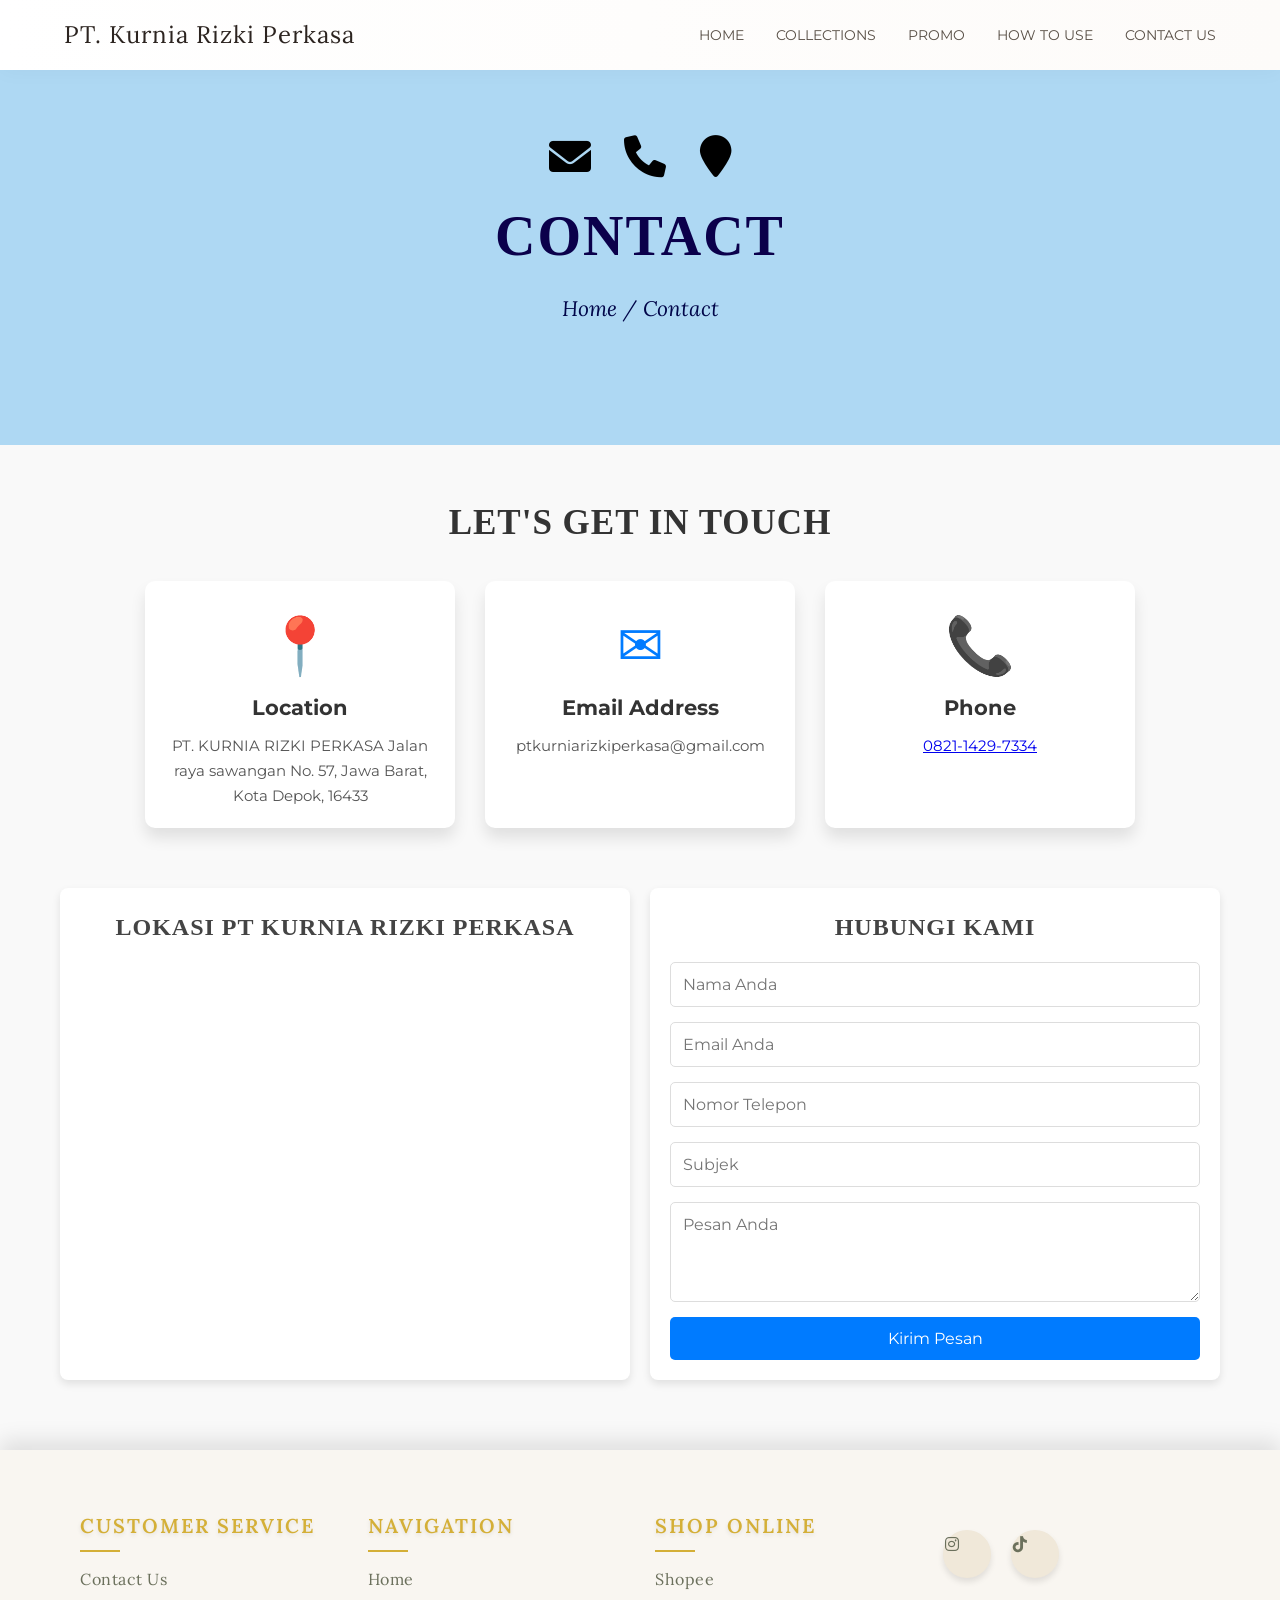
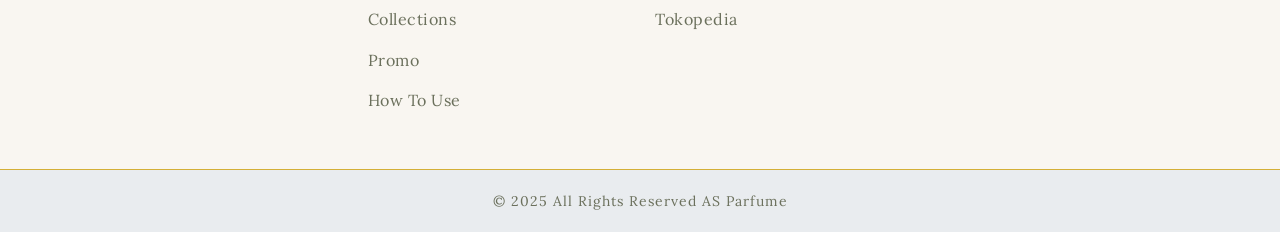
<file: contact index.html>
<!DOCTYPE html>
<html lang="en">
<head>
    <meta charset="UTF-8">
    <meta name="viewport" content="width=device-width, initial-scale=1.0">
    <link href="https://cdnjs.cloudflare.com/ajax/libs/font-awesome/6.0.0-beta3/css/all.min.css" rel="stylesheet">
    <link rel="stylesheet" href="/CSS/contact.css" />
    <title>PT. Kurnia Rizki Perkasa</title>
   </head>
   <body>
    <header class="header">
        <nav class="navbar">
            <a href="#" class="logo">PT. Kurnia Rizki Perkasa</a>
            <div class="nav-links">
                <a href="home.index.html">Home</a>
                <a href="produk.index.html">Collections</a>
                <a href="promo.index.html">Promo</a>
                <a href="howtouse.index.html">How To Use</a>
                <a href="contact.index.html">Contact Us</a>
            </div>
            <div class="hamburger">
                <span></span>
                <span></span>
                <span></span>
            </div>
        </nav>
    </header>
   
    <header class="hero">
        <div class="hero-content">
            <i class="contact-icon fa fa-envelope"></i> <!-- Email Icon -->
            <i class="contact-icon fa fa-phone"></i> <!-- Phone Icon -->
            <i class="contact-icon fa fa-map-marker"></i> <!-- Location Icon -->
            <h1>Contact</h1>
            <p>Home / Contact</p>
        </div>
    </header>
    
    <section class="contact-section">
        <h2>Let's Get In Touch</h2>
        <div class="contact-info">
            <div class="info-box">
                <span class="icon">📍</span>
                <h3>Location</h3>
                <p>PT. KURNIA RIZKI PERKASA

                    Jalan raya sawangan No. 57,
                    
                    Jawa Barat, Kota Depok,
                    16433</p>
            </div>
            <div class="info-box">
                <span class="icon">✉</span>
                <h3>Email Address</h3>
                <p>ptkurniarizkiperkasa@gmail.com </p>
            </div>
            <div class="info-box">
                <span class="icon">📞</span>
                <h3>Phone</h3>
                <p><a href="https://wa.me/082114297334" target="_blank">0821-1429-7334</a></p> <!-- WhatsApp link -->
            </div>
        </div>
        <div class="contact-map-container">
            <div class="map">
                <h2>Lokasi PT KURNIA RIZKI PERKASA</h2>
                <iframe 
                    src="https://www.google.com/maps/embed?pb=!1m18!1m12!1m3!1d3966.6214982642455!2d106.79293337476414!3d-6.394612262518912!2m3!1f0!2f0!3f0!3m2!1i1024!2i768!4f13.1!3m3!1m2!1s0x2e69e9c346203723%3A0x668b00c116cf8870!2sPT%20KURNIA%20RIZKI%20PERKASA!5e0!3m2!1sid!2sid!4v1691654160543!5m2!1sid!2sid"
                    allowfullscreen
                    loading="lazy"
                    referrerpolicy="no-referrer-when-downgrade">
                </iframe>
            </div>
            <div class="contact-form">
                <h2>Hubungi Kami</h2>
                <form>
                    <input type="text" name="name" placeholder="Nama Anda" required>
                    <input type="email" name="email" placeholder="Email Anda" required>
                    <input type="text" name="phone" placeholder="Nomor Telepon" required>
                    <input type="text" name="subject" placeholder="Subjek" required>
                    <textarea name="message" placeholder="Pesan Anda" required></textarea>
                    <button type="submit">Kirim Pesan</button>
                </form>
            </div>
        </div>
    </section>
    <footer class="footer">
        <div class="footer-container">
            <!-- Customer Service Column -->
            <div class="footer-column">
                <h3>CUSTOMER SERVICE</h3>
                <ul>
                    <li><a href="contact.index.html">Contact Us</a></li>
                </ul>
            </div>
    
            <!-- Navigation Column -->
            <div class="footer-column">
                <h3>NAVIGATION</h3>
                <ul>
                    <li><a href="home.index.html">Home</a></li>
                    <li><a href="produk.index.html">Collections</a></li>
                    <li><a href="promo.index.html">Promo</a></li>
                    <li><a href="howtouse.index.html">How To Use</a></li>
                </ul>
            </div>
    
            <!-- Shop Online Column -->
            <div class="footer-column">
                <h3>Shop Online</h3>
                <ul>
                    <li><a href="">Shopee</a></li>
                    <li><a href="">Tokopedia</a></li>
                </ul>
            </div>
    
            <div class="social-icons">
              <a href="#" class="social-icon"><i class="fab fa-instagram"></i></a>
              <a href="#" class="social-icon"><i class="fab fa-tiktok"></i></a>
          </div>
          
        </div>
    
        <div class="copyright">
            © 2025 All Rights Reserved AS Parfume
        </div>
    </footer>
    
    <script src="/JavaScript/home.js"></script>

    
    </body>
    </html>
</file>
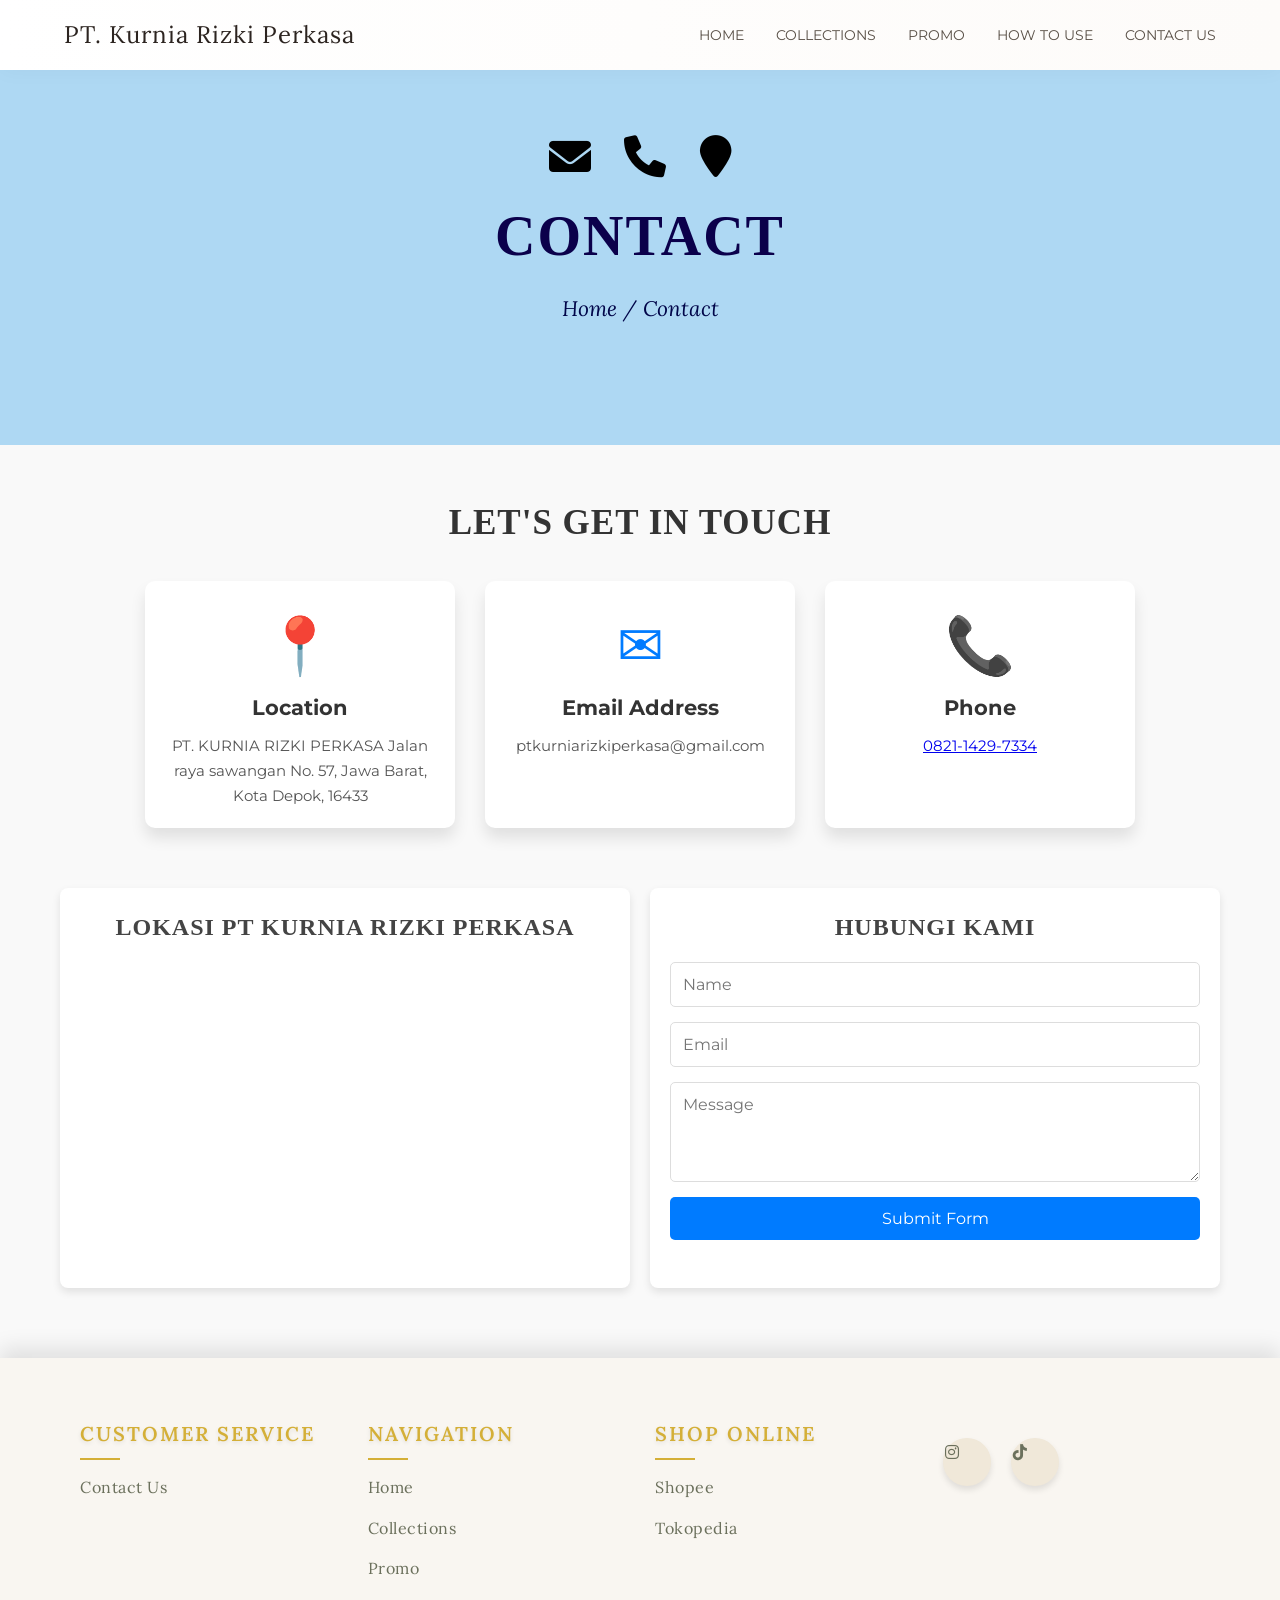
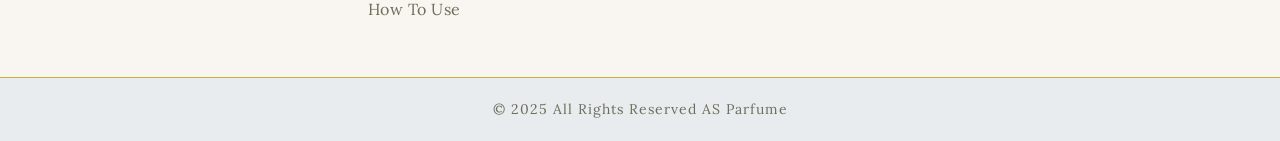
<file: contact.index.html>
<!DOCTYPE html>
<html lang="en">
<head>
    <meta charset="UTF-8">
    <meta name="viewport" content="width=device-width, initial-scale=1.0">
    <link href="https://cdnjs.cloudflare.com/ajax/libs/font-awesome/6.0.0-beta3/css/all.min.css" rel="stylesheet">
    <link rel="stylesheet" href="./CSS/contact.css" />
    <title>PT. Kurnia Rizki Perkasa</title>
   </head>
   <body>
    <header class="header">
        <nav class="navbar">
            <a href="#" class="logo">PT. Kurnia Rizki Perkasa</a>
            <div class="nav-links">
                <a href="index.html">Home</a>
                <a href="produk index.html">Collections</a>
                <a href="promo index.html">Promo</a>
                <a href="howtouse index.html">How To Use</a>
                <a href="contact index.html">Contact Us</a>
            </div>
            <div class="hamburger">
                <span></span>
                <span></span>
                <span></span>
            </div>
        </nav>
    </header>
   
    <header class="hero">
        <div class="hero-content">
            <i class="contact-icon fa fa-envelope"></i> <!-- Email Icon -->
            <i class="contact-icon fa fa-phone"></i> <!-- Phone Icon -->
            <i class="contact-icon fa fa-map-marker"></i> <!-- Location Icon -->
            <h1>Contact</h1>
            <p>Home / Contact</p>
        </div>
    </header>
    
    <section class="contact-section">
        <h2>Let's Get In Touch</h2>
        <div class="contact-info">
            <div class="info-box">
                <span class="icon">📍</span>
                <h3>Location</h3>
                <p>PT. KURNIA RIZKI PERKASA

                    Jalan raya sawangan No. 57,
                    
                    Jawa Barat, Kota Depok,
                    16433</p>
            </div>
            <div class="info-box">
                <span class="icon">✉</span>
                <h3>Email Address</h3>
                <p>ptkurniarizkiperkasa@gmail.com </p>
            </div>
            <div class="info-box">
                <span class="icon">📞</span>
                <h3>Phone</h3>
                <p><a href="https://wa.me/082114297334" target="_blank">0821-1429-7334</a></p> <!-- WhatsApp link -->
            </div>
        </div>
        <div class="contact-map-container">
            <div class="map">
                <h2>Lokasi PT KURNIA RIZKI PERKASA</h2>
                <iframe 
                    src="https://www.google.com/maps/embed?pb=!1m18!1m12!1m3!1d3966.6214982642455!2d106.79293337476414!3d-6.394612262518912!2m3!1f0!2f0!3f0!3m2!1i1024!2i768!4f13.1!3m3!1m2!1s0x2e69e9c346203723%3A0x668b00c116cf8870!2sPT%20KURNIA%20RIZKI%20PERKASA!5e0!3m2!1sid!2sid!4v1691654160543!5m2!1sid!2sid"
                    allowfullscreen
                    loading="lazy"
                    referrerpolicy="no-referrer-when-downgrade">
                </iframe>
            </div>
            <div class="contact-form">
                <h2>Hubungi Kami</h2>
                <form action="https://api.web3forms.com/submit" method="POST">

                    <!-- Replace with your Access Key -->
                    <input type="hidden" name="access_key" value="1f717305-7b37-43a5-a73f-1b1b482a0a72">
                   
                    <input type="text" name="name" placeholder="Name" required>
                    <input type="email" name="email" placeholder="Email" required>
                    <textarea name="message" placeholder="Message" required></textarea>
                  
                    <!-- Honeypot Spam Protection -->
                    <input type="checkbox" name="botcheck" class="hidden" style="display: none;">
                
                    <!-- Custom Confirmation / Success Page -->
                    <!-- <input type="hidden" name="redirect" value="https://mywebsite.com/thanks.html"> -->
                
                    <button type="submit">Submit Form</button>
                
                </form>
            </div>
        </div>
    </section>
    
    <footer class="footer">
        <div class="footer-container">
            <!-- Customer Service Column -->
            <div class="footer-column">
                <h3>CUSTOMER SERVICE</h3>
                <ul>
                    <li><a href="contact index.html">Contact Us</a></li>
                </ul>
            </div>
    
            <!-- Navigation Column -->
            <div class="footer-column">
                <h3>NAVIGATION</h3>
                <ul>
                    <li><a href="index.html">Home</a></li>
                    <li><a href="produk index.html">Collections</a></li>
                    <li><a href="promo index.html">Promo</a></li>
                    <li><a href="howtouse index.html">How To Use</a></li>
                </ul>
            </div>
    
            <!-- Shop Online Column -->
            <div class="footer-column">
                <h3>Shop Online</h3>
                <ul>
                    <li><a href="https://s.shopee.co.id/7V144KaegU">Shopee</a></li>
                    <li><a href="">Tokopedia</a></li>
                </ul>
            </div>
    
            <div class="social-icons">
              <a href="https://www.instagram.com/kurisaofficial_store?igsh=MTVlems0YWdnbXZvdA==" class="social-icon"><i class="fab fa-instagram"></i></a>
              <a href="https://www.tiktok.com/@kurisa_store?_t=ZS-8tOISSnOrtS&_r=1" class="social-icon"><i class="fab fa-tiktok"></i></a>
          </div>
          
        </div>
    
        <div class="copyright">
            © 2025 All Rights Reserved AS Parfume
        </div>
    </footer>

    <script src="./JavaScript/home.js"></script>

    </body>
    </html>
</file>
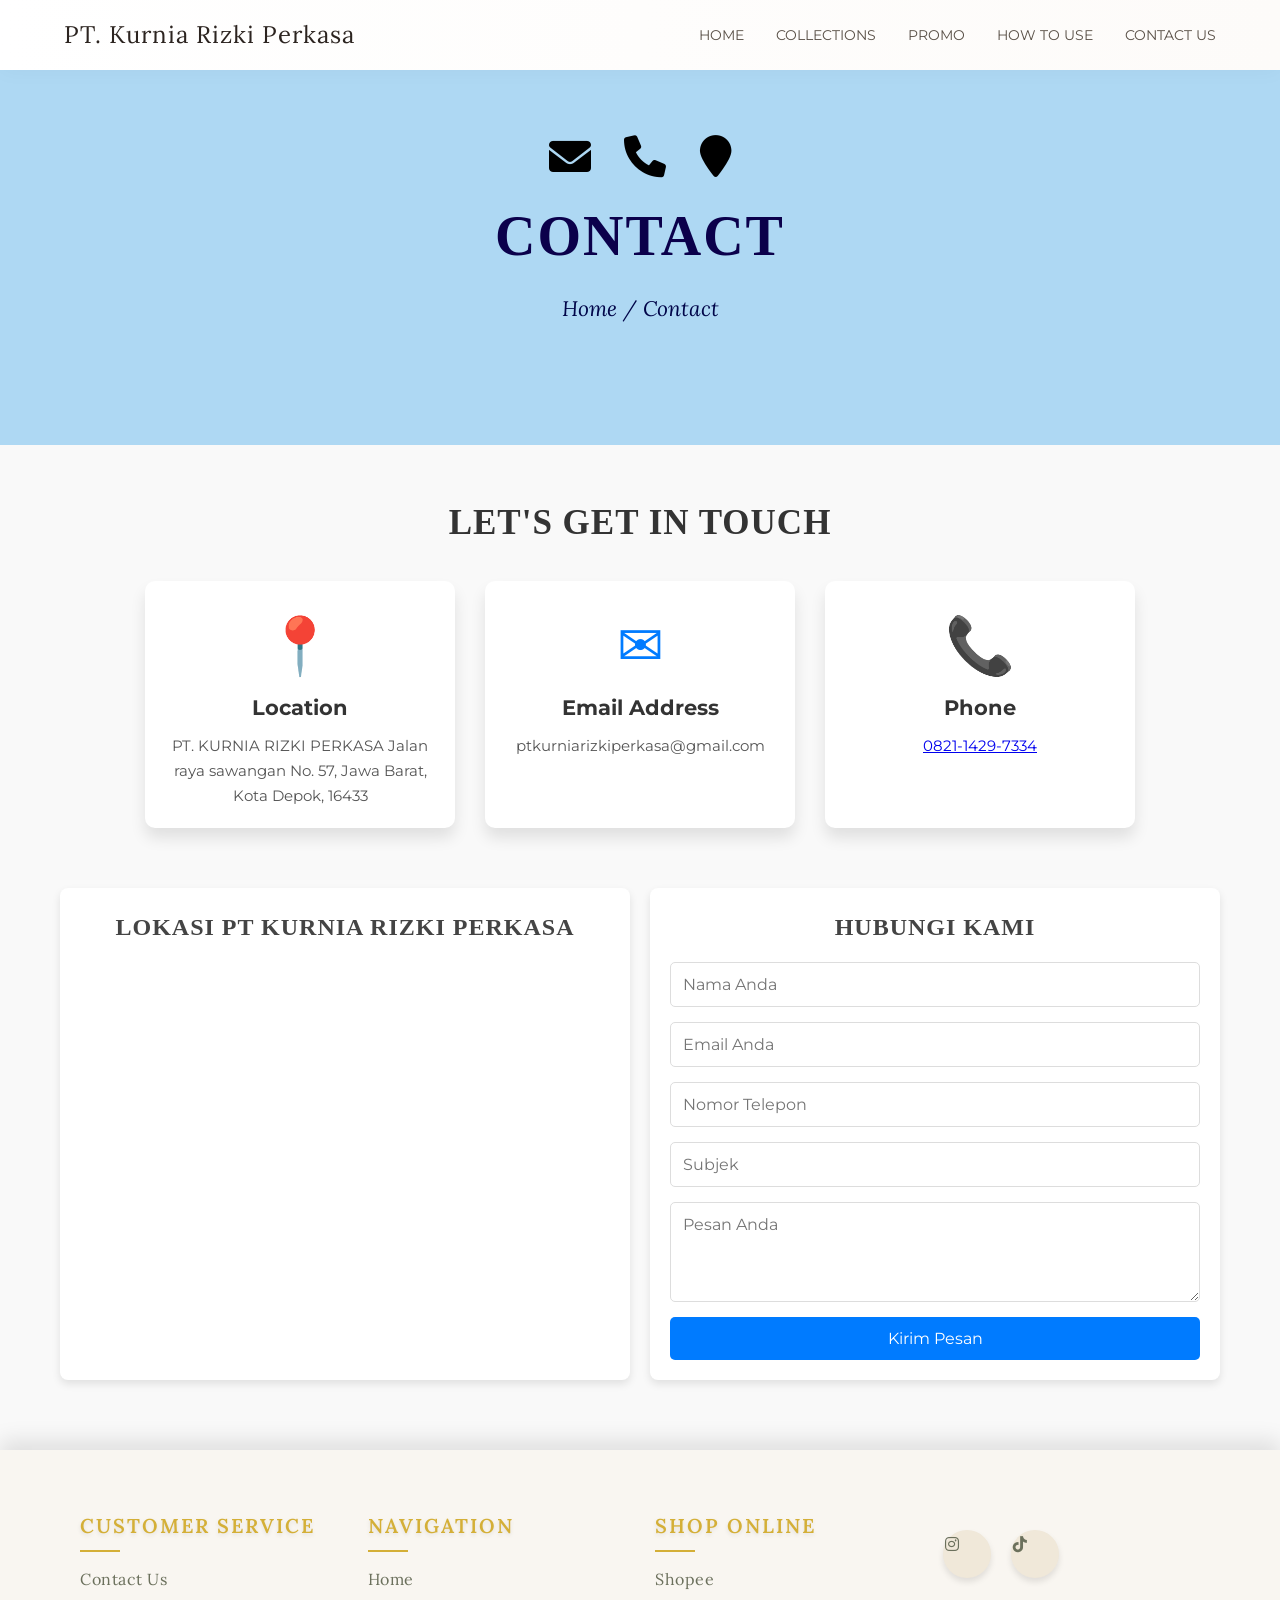
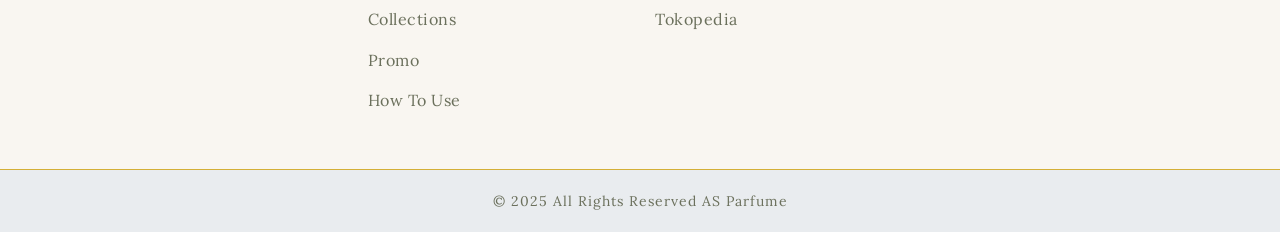
<file: contactindex.html>
<!DOCTYPE html>
<html lang="en">
<head>
    <meta charset="UTF-8">
    <meta name="viewport" content="width=device-width, initial-scale=1.0">
    <link href="https://cdnjs.cloudflare.com/ajax/libs/font-awesome/6.0.0-beta3/css/all.min.css" rel="stylesheet">
    <link rel="stylesheet" href="./CSS/contact.css" />
    <title>PT. Kurnia Rizki Perkasa</title>
   </head>
   <body>
    <header class="header">
        <nav class="navbar">
            <a href="#" class="logo">PT. Kurnia Rizki Perkasa</a>
            <div class="nav-links">
                <a href="home.index.html">Home</a>
                <a href="produk.index.html">Collections</a>
                <a href="promo.index.html">Promo</a>
                <a href="howtouse.index.html">How To Use</a>
                <a href="contact.index.html">Contact Us</a>
            </div>
            <div class="hamburger">
                <span></span>
                <span></span>
                <span></span>
            </div>
        </nav>
    </header>
   
    <header class="hero">
        <div class="hero-content">
            <i class="contact-icon fa fa-envelope"></i> <!-- Email Icon -->
            <i class="contact-icon fa fa-phone"></i> <!-- Phone Icon -->
            <i class="contact-icon fa fa-map-marker"></i> <!-- Location Icon -->
            <h1>Contact</h1>
            <p>Home / Contact</p>
        </div>
    </header>
    
    <section class="contact-section">
        <h2>Let's Get In Touch</h2>
        <div class="contact-info">
            <div class="info-box">
                <span class="icon">📍</span>
                <h3>Location</h3>
                <p>PT. KURNIA RIZKI PERKASA

                    Jalan raya sawangan No. 57,
                    
                    Jawa Barat, Kota Depok,
                    16433</p>
            </div>
            <div class="info-box">
                <span class="icon">✉</span>
                <h3>Email Address</h3>
                <p>ptkurniarizkiperkasa@gmail.com </p>
            </div>
            <div class="info-box">
                <span class="icon">📞</span>
                <h3>Phone</h3>
                <p><a href="https://wa.me/082114297334" target="_blank">0821-1429-7334</a></p> <!-- WhatsApp link -->
            </div>
        </div>
        <div class="contact-map-container">
            <div class="map">
                <h2>Lokasi PT KURNIA RIZKI PERKASA</h2>
                <iframe 
                    src="https://www.google.com/maps/embed?pb=!1m18!1m12!1m3!1d3966.6214982642455!2d106.79293337476414!3d-6.394612262518912!2m3!1f0!2f0!3f0!3m2!1i1024!2i768!4f13.1!3m3!1m2!1s0x2e69e9c346203723%3A0x668b00c116cf8870!2sPT%20KURNIA%20RIZKI%20PERKASA!5e0!3m2!1sid!2sid!4v1691654160543!5m2!1sid!2sid"
                    allowfullscreen
                    loading="lazy"
                    referrerpolicy="no-referrer-when-downgrade">
                </iframe>
            </div>
            <div class="contact-form">
                <h2>Hubungi Kami</h2>
                <form>
                    <input type="text" name="name" placeholder="Nama Anda" required>
                    <input type="email" name="email" placeholder="Email Anda" required>
                    <input type="text" name="phone" placeholder="Nomor Telepon" required>
                    <input type="text" name="subject" placeholder="Subjek" required>
                    <textarea name="message" placeholder="Pesan Anda" required></textarea>
                    <button type="submit">Kirim Pesan</button>
                </form>
            </div>
        </div>
    </section>
    <footer class="footer">
        <div class="footer-container">
            <!-- Customer Service Column -->
            <div class="footer-column">
                <h3>CUSTOMER SERVICE</h3>
                <ul>
                    <li><a href="contact.index.html">Contact Us</a></li>
                </ul>
            </div>
    
            <!-- Navigation Column -->
            <div class="footer-column">
                <h3>NAVIGATION</h3>
                <ul>
                    <li><a href="home.index.html">Home</a></li>
                    <li><a href="produk.index.html">Collections</a></li>
                    <li><a href="promo.index.html">Promo</a></li>
                    <li><a href="howtouse.index.html">How To Use</a></li>
                </ul>
            </div>
    
            <!-- Shop Online Column -->
            <div class="footer-column">
                <h3>Shop Online</h3>
                <ul>
                    <li><a href="">Shopee</a></li>
                    <li><a href="">Tokopedia</a></li>
                </ul>
            </div>
    
            <div class="social-icons">
              <a href="#" class="social-icon"><i class="fab fa-instagram"></i></a>
              <a href="#" class="social-icon"><i class="fab fa-tiktok"></i></a>
          </div>
          
        </div>
    
        <div class="copyright">
            © 2025 All Rights Reserved AS Parfume
        </div>
    </footer>
    
    <script src="./JavaScript/home.js"></script>

    
    </body>
    </html>
</file>
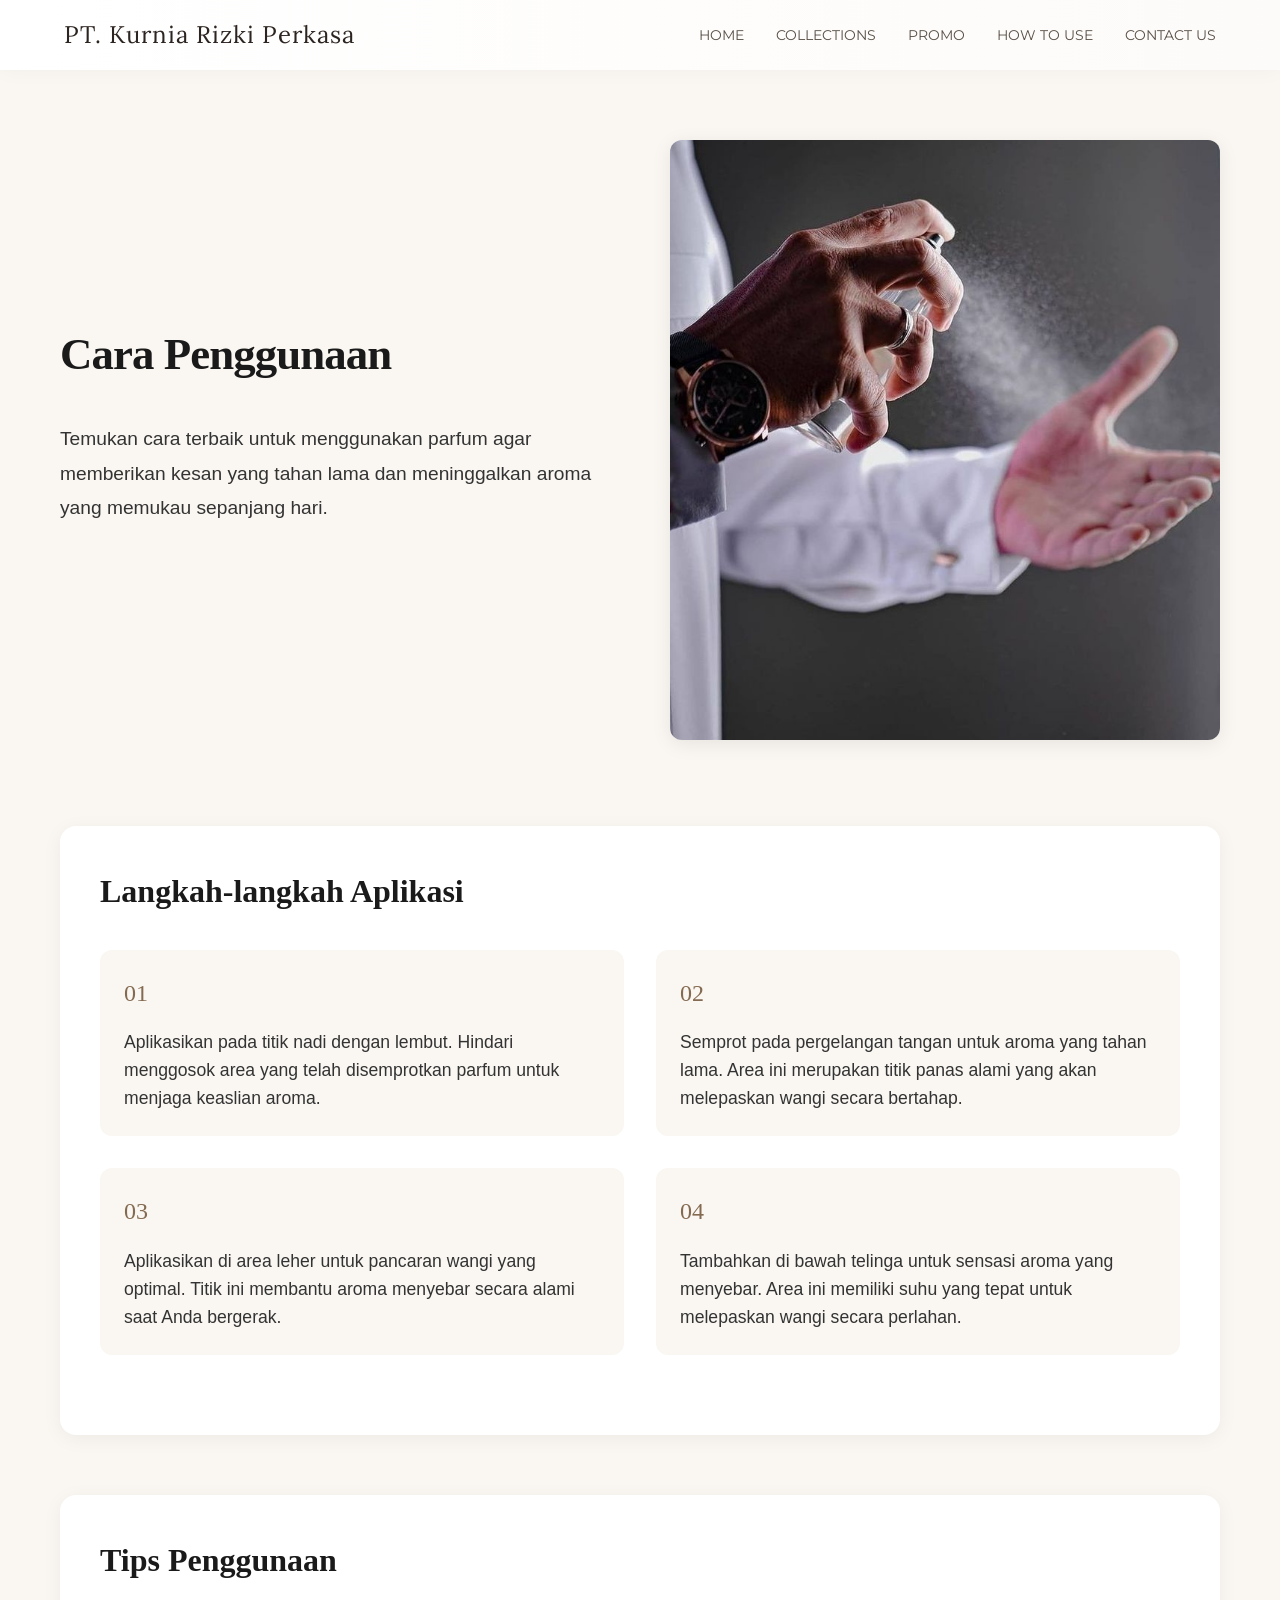
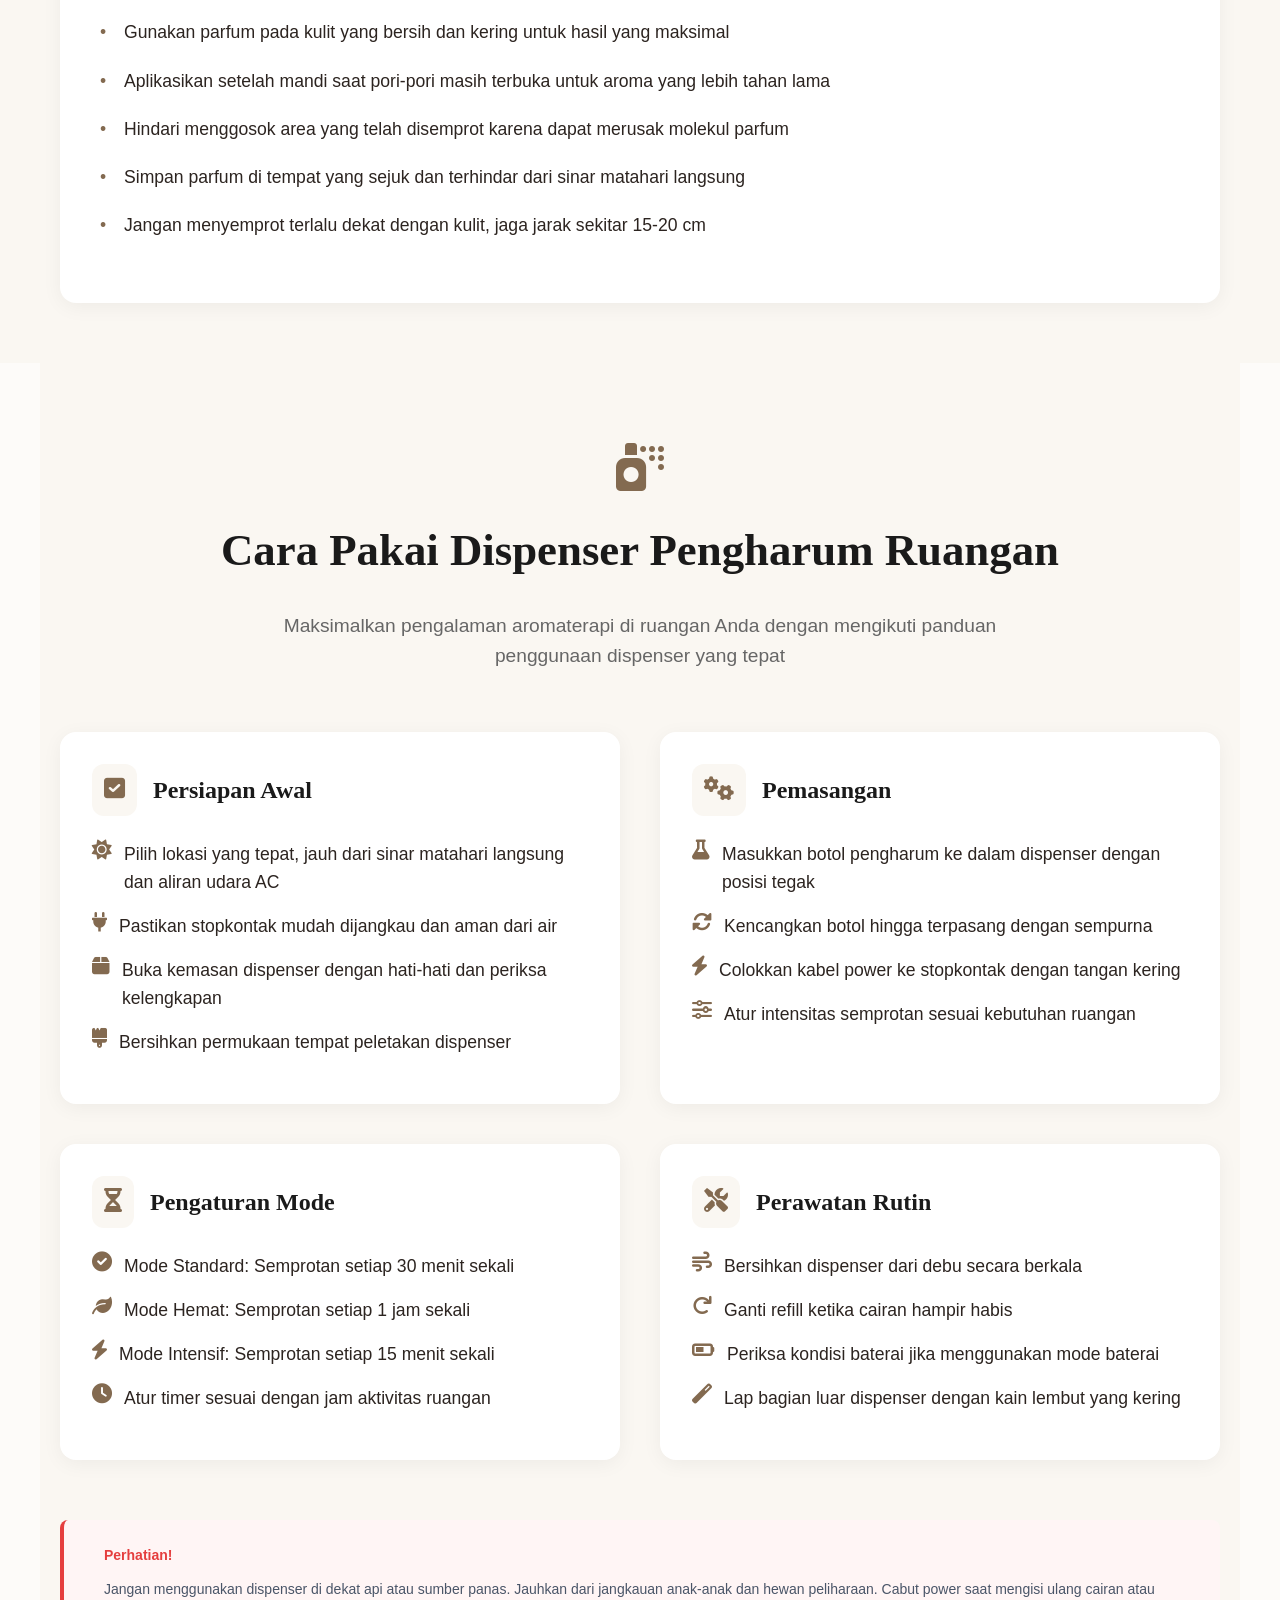
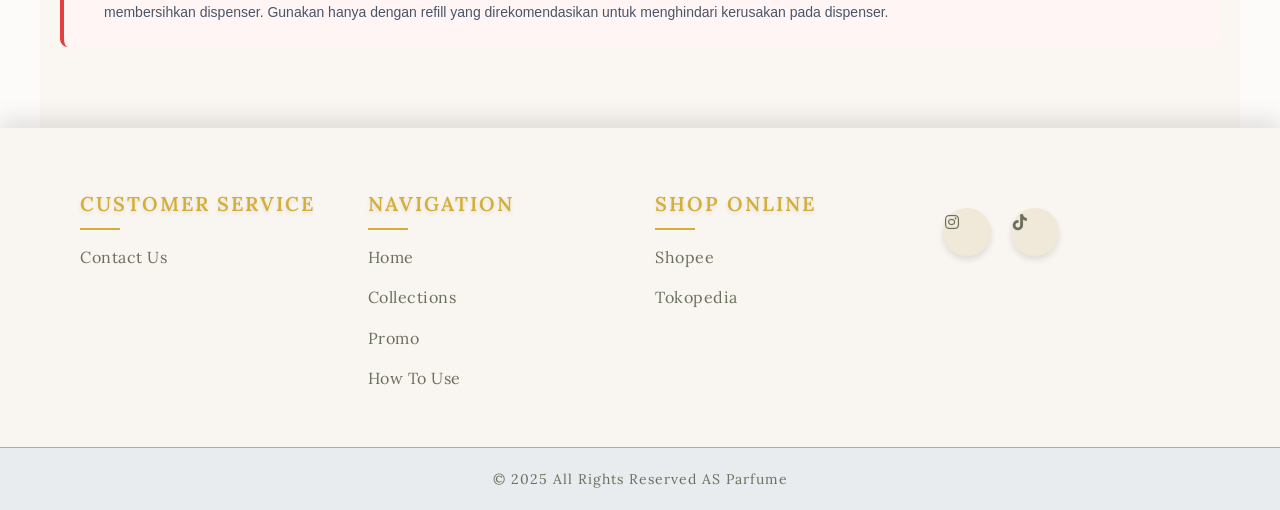
<file: howtouse index.html>
<!DOCTYPE html>
<html lang="en">
<head>
    <meta charset="UTF-8">
    <meta name="viewport" content="width=device-width, initial-scale=1.0">
    <link href="https://cdnjs.cloudflare.com/ajax/libs/font-awesome/6.0.0-beta3/css/all.min.css" rel="stylesheet">
    <link rel="stylesheet" href="./CSS/howtouse.css" />
    <title>PT. Kurnia Rizki Perkasa</title>
   </head>
   <body>
    <header class="header">
        <nav class="navbar">
            <a href="#" class="logo">PT. Kurnia Rizki Perkasa</a>
            <div class="nav-links">
                <a href="home.index.html">Home</a>
                <a href="produk.index.html">Collections</a>
                <a href="promo.index.html">Promo</a>
                <a href="howtouse.index.html">How To Use</a>
                <a href="contact.index.html">Contact Us</a>
            </div>
            <div class="hamburger">
                <span></span>
                <span></span>
                <span></span>
            </div>
        </nav>
    </header>
<body>
  <div class="page-wrapper">
    <div class="how-to-use-container">
      <div class="hero-section">
        <div class="content-section">
          <h2 class="title">Cara Penggunaan</h2>
          <p class="instructions">
            Temukan cara terbaik untuk menggunakan parfum agar memberikan kesan yang tahan lama dan meninggalkan aroma yang memukau sepanjang hari.
          </p>
        </div>
        <div class="image-section">
          <img src="/image/pengguna.jpg" alt="Cara penggunaan parfum" class="product-image">
        </div>
      </div>

      <div class="steps-section">
        <h3 class="step-title">Langkah-langkah Aplikasi</h3>
        <div class="steps-grid">
          <div class="step-card">
            <div class="step-number">01</div>
            <p class="step-description">
              Aplikasikan pada titik nadi dengan lembut. Hindari menggosok area yang telah disemprotkan parfum untuk menjaga keaslian aroma.
            </p>
          </div>
          <div class="step-card">
            <div class="step-number">02</div>
            <p class="step-description">
              Semprot pada pergelangan tangan untuk aroma yang tahan lama. Area ini merupakan titik panas alami yang akan melepaskan wangi secara bertahap.
            </p>
          </div>
          <div class="step-card">
            <div class="step-number">03</div>
            <p class="step-description">
              Aplikasikan di area leher untuk pancaran wangi yang optimal. Titik ini membantu aroma menyebar secara alami saat Anda bergerak.
            </p>
          </div>
          <div class="step-card">
            <div class="step-number">04</div>
            <p class="step-description">
              Tambahkan di bawah telinga untuk sensasi aroma yang menyebar. Area ini memiliki suhu yang tepat untuk melepaskan wangi secara perlahan.
            </p>
          </div>
        </div>
      </div>

      <div class="tips-section">
        <h3 class="step-title">Tips Penggunaan</h3>
        <ul class="tips-list">
          <li>Gunakan parfum pada kulit yang bersih dan kering untuk hasil yang maksimal</li>
          <li>Aplikasikan setelah mandi saat pori-pori masih terbuka untuk aroma yang lebih tahan lama</li>
          <li>Hindari menggosok area yang telah disemprot karena dapat merusak molekul parfum</li>
          <li>Simpan parfum di tempat yang sejuk dan terhindar dari sinar matahari langsung</li>
          <li>Jangan menyemprot terlalu dekat dengan kulit, jaga jarak sekitar 15-20 cm</li>
        </ul>
      </div>
    </div>
  </div>
  <section class="dispenser-section">
    <div class="dispenser-hero">
        <i class="fas fa-spray-can hero-icon" style="font-size: 48px;"></i>
        <h2 class="main-title">Cara Pakai Dispenser Pengharum Ruangan</h2>
        <p class="subtitle">
            Maksimalkan pengalaman aromaterapi di ruangan Anda dengan mengikuti panduan penggunaan dispenser yang tepat
        </p>
    </div>

    <div class="instruction-grid">
        <div class="instruction-card">
            <div class="card-header">
                <div class="card-icon">
                    <i class="fas fa-check-square" style="font-size: 24px;"></i>
                </div>
                <h3 class="card-title">Persiapan Awal</h3>
            </div>
            <div class="instruction-list">
                <div class="instruction-item">
                    <i class="fas fa-sun instruction-icon" style="font-size: 20px;"></i>
                    <p class="instruction-text">Pilih lokasi yang tepat, jauh dari sinar matahari langsung dan aliran udara AC</p>
                </div>
                <div class="instruction-item">
                    <i class="fas fa-plug instruction-icon" style="font-size: 20px;"></i>
                    <p class="instruction-text">Pastikan stopkontak mudah dijangkau dan aman dari air</p>
                </div>
                <div class="instruction-item">
                    <i class="fas fa-box instruction-icon" style="font-size: 20px;"></i>
                    <p class="instruction-text">Buka kemasan dispenser dengan hati-hati dan periksa kelengkapan</p>
                </div>
                <div class="instruction-item">
                    <i class="fas fa-brush instruction-icon" style="font-size: 20px;"></i>
                    <p class="instruction-text">Bersihkan permukaan tempat peletakan dispenser</p>
                </div>
            </div>
        </div>

        <div class="instruction-card">
            <div class="card-header">
                <div class="card-icon">
                    <i class="fas fa-cogs" style="font-size: 24px;"></i>
                </div>
                <h3 class="card-title">Pemasangan</h3>
            </div>
            <div class="instruction-list">
                <div class="instruction-item">
                    <i class="fas fa-flask instruction-icon" style="font-size: 20px;"></i>
                    <p class="instruction-text">Masukkan botol pengharum ke dalam dispenser dengan posisi tegak</p>
                </div>
                <div class="instruction-item">
                    <i class="fas fa-sync-alt instruction-icon" style="font-size: 20px;"></i>
                    <p class="instruction-text">Kencangkan botol hingga terpasang dengan sempurna</p>
                </div>
                <div class="instruction-item">
                    <i class="fas fa-bolt instruction-icon" style="font-size: 20px;"></i>
                    <p class="instruction-text">Colokkan kabel power ke stopkontak dengan tangan kering</p>
                </div>
                <div class="instruction-item">
                    <i class="fas fa-sliders-h instruction-icon" style="font-size: 20px;"></i>
                    <p class="instruction-text">Atur intensitas semprotan sesuai kebutuhan ruangan</p>
                </div>
            </div>
        </div>

        <div class="instruction-card">
            <div class="card-header">
                <div class="card-icon">
                    <i class="fas fa-hourglass" style="font-size: 24px;"></i>
                </div>
                <h3 class="card-title">Pengaturan Mode</h3>
            </div>
            <div class="instruction-list">
                <div class="instruction-item">
                    <i class="fas fa-check-circle instruction-icon" style="font-size: 20px;"></i>
                    <p class="instruction-text">Mode Standard: Semprotan setiap 30 menit sekali</p>
                </div>
                <div class="instruction-item">
                    <i class="fas fa-leaf instruction-icon" style="font-size: 20px;"></i>
                    <p class="instruction-text">Mode Hemat: Semprotan setiap 1 jam sekali</p>
                </div>
                <div class="instruction-item">
                    <i class="fas fa-bolt instruction-icon" style="font-size: 20px;"></i>
                    <p class="instruction-text">Mode Intensif: Semprotan setiap 15 menit sekali</p>
                </div>
                <div class="instruction-item">
                    <i class="fas fa-clock instruction-icon" style="font-size: 20px;"></i>
                    <p class="instruction-text">Atur timer sesuai dengan jam aktivitas ruangan</p>
                </div>
            </div>
        </div>

        <div class="instruction-card">
            <div class="card-header">
                <div class="card-icon">
                    <i class="fas fa-tools" style="font-size: 24px;"></i>
                </div>
                <h3 class="card-title">Perawatan Rutin</h3>
            </div>
            <div class="instruction-list">
                <div class="instruction-item">
                    <i class="fas fa-wind instruction-icon" style="font-size: 20px;"></i>
                    <p class="instruction-text">Bersihkan dispenser dari debu secara berkala</p>
                </div>
                <div class="instruction-item">
                    <i class="fas fa-redo instruction-icon" style="font-size: 20px;"></i>
                    <p class="instruction-text">Ganti refill ketika cairan hampir habis</p>
                </div>
                <div class="instruction-item">
                    <i class="fas fa-battery-half instruction-icon" style="font-size: 20px;"></i>
                    <p class="instruction-text">Periksa kondisi baterai jika menggunakan mode baterai</p>
                </div>
                <div class="instruction-item">
                    <i class="fas fa-magic instruction-icon" style="font-size: 20px;"></i>
                    <p class="instruction-text">Lap bagian luar dispenser dengan kain lembut yang kering</p>
                </div>
            </div>
        </div>
    </div>
    <div class="warning-box">
      <i data-lucide="alert-triangle" class="warning-icon" size="24"></i>
      <div class="warning-content">
        <h4 class="warning-title">Perhatian!</h4>
        <p class="warning-text">
          Jangan menggunakan dispenser di dekat api atau sumber panas. Jauhkan dari jangkauan anak-anak dan hewan peliharaan. Cabut power saat mengisi ulang cairan atau membersihkan dispenser. Gunakan hanya dengan refill yang direkomendasikan untuk menghindari kerusakan pada dispenser.
        </p>
      </div>
    </div>
  </section>
  <footer class="footer">
    <div class="footer-container">
        <!-- Customer Service Column -->
        <div class="footer-column">
            <h3>CUSTOMER SERVICE</h3>
            <ul>
                <li><a href="contact.index.html">Contact Us</a></li>
            </ul>
        </div>

        <!-- Navigation Column -->
        <div class="footer-column">
            <h3>NAVIGATION</h3>
            <ul>
                <li><a href="home.index.html">Home</a></li>
                <li><a href="produk.index.html">Collections</a></li>
                <li><a href="promo.index.html">Promo</a></li>
                <li><a href="howtouse.index.html">How To Use</a></li>
            </ul>
        </div>

        <!-- Shop Online Column -->
        <div class="footer-column">
            <h3>Shop Online</h3>
            <ul>
                <li><a href="https://s.shopee.co.id/7V144KaegU">Shopee</a></li>
                <li><a href="">Tokopedia</a></li>
            </ul>
        </div>

        <div class="social-icons">
          <a href="https://www.instagram.com/kurisaofficial_store?igsh=MTVlems0YWdnbXZvdA==" class="social-icon"><i class="fab fa-instagram"></i></a>
          <a href="https://www.tiktok.com/@kurisa_store?_t=ZS-8tOISSnOrtS&_r=1" class="social-icon"><i class="fab fa-tiktok"></i></a>
      </div>
      
    </div>

    <div class="copyright">
        © 2025 All Rights Reserved AS Parfume
    </div>
</footer>
<script src="./JavaScript/home.js"></script>

</body>
</html>
</file>
<file: CSS/contact.css>
/* Google Fonts Import */
@import url('https://fonts.googleapis.com/css2?family=Lora:wght@400;500;600&family=Montserrat:wght@300;400;500&display=swap');

/* Reset and Base Styles */
* {
    margin: 0;
    padding: 0;
    box-sizing: border-box;
}

:root {
    --primary-color: #9a8c7e;
    --secondary-color: #c4b5a5;
    --accent-color: #8c7355;
    --text-dark: #2c2420;
    --text-light: #595047;
    --background: #fdfbf9;
    --white: #ffffff;
}

body {
    font-family: 'Montserrat', sans-serif;
    font-size: 14px;
    line-height: 1.6;
    background-color: var(--background);
    color: var(--text-dark);
    min-height: 100vh;
}

/* Header and Navigation Styles */
.header {
    position: fixed;
    top: 0;
    left: 0;
    width: 100%;
    background: linear-gradient(to right, var(--white), var(--background));
    box-shadow: 0 2px 20px rgba(0, 0, 0, 0.03);
    z-index: 1000;
    backdrop-filter: blur(10px);
    animation: fadeIn 0.5s ease forwards;
}

.navbar {
    display: flex;
    justify-content: space-between;
    align-items: center;
    max-width: 1200px;
    margin: 0 auto;
    padding: 1rem 1.5rem;
}

/* Logo Styles */
.logo {
    font-family: 'Lora', serif;
    font-size: 1.5rem;
    color: var(--text-dark);
    text-decoration: none;
    letter-spacing: 1px;
    transition: color 0.3s ease;
}

.logo:hover {
    color: var(--accent-color);
}

/* Navigation Links */
.nav-links {
    display: flex;
    gap: 2rem;
    align-items: center;
}

.nav-links a {
    font-family: 'Montserrat', sans-serif;
    font-size: 0.9rem;
    font-weight: 400;
    color: var(--text-light);
    text-decoration: none;
    padding: 0.4rem 0;
    position: relative;
    transition: all 0.4s ease;
    text-transform: uppercase;
}

.nav-links a:after {
    content: '';
    position: absolute;
    width: 0;
    height: 1px;
    bottom: 0;
    left: 0;
    background: linear-gradient(to right, var(--primary-color), var(--secondary-color));
    transition: width 0.3s ease;
}

.nav-links a:hover {
    color: var(--accent-color);
}

.nav-links a:hover:after {
    width: 100%;
}

/* Hamburger Menu */
.hamburger {
    display: none;
    cursor: pointer;
    padding: 0.5rem;
}

.hamburger span {
    display: block;
    width: 25px;
    height: 2px;
    background-color: var(--text-dark);
    margin: 5px 0;
    transition: all 0.3s ease;
    border-radius: 2px;
}

.hamburger.active span:nth-child(1) {
    transform: rotate(45deg) translate(5px, 5px);
}

.hamburger.active span:nth-child(2) {
    opacity: 0;
}

.hamburger.active span:nth-child(3) {
    transform: rotate(-45deg) translate(7px, -6px);
}

/* Responsive Design */
@media screen and (max-width: 768px) {
    .navbar {
        padding: 1rem;
    }

    .hamburger {
        display: block;
    }

    .nav-links {
        position: fixed;
        top: 0;
        right: -100%;
        height: 100vh;
        width: 100%;
        max-width: 300px;
        background-color: var(--white);
        flex-direction: column;
        align-items: center;
        justify-content: center;
        gap: 2rem;
        padding: 2rem;
        transition: 0.4s ease;
        box-shadow: -5px 0 15px rgba(0, 0, 0, 0.05);
    }

    .nav-links.active {
        right: 0;
    }

    .logo {
        font-size: 1.3rem;
    }

    .nav-links a {
        font-size: 0.95rem;
    }
}

@media screen and (max-width: 480px) {
    .navbar {
        padding: 0.8rem;
    }

    .logo {
        font-size: 1.2rem;
    }

    .nav-links a {
        font-size: 0.9rem;
    }
}

/* Scroll Effect */
.header.scrolled {
    background: rgba(255, 255, 255, 0.95);
    box-shadow: 0 5px 20px rgba(0, 0, 0, 0.05);
}
/* Hero Section */
.hero {
    background-color: #aed8f3; /* Replace with your desired color */
    padding: 20px;
    text-align: center;
    padding: 120px 20px;
    text-align: center;
    color: rgb(11, 0, 75);
    font-family: 'Playfair Display', serif; /* Elegant, luxury font */
}
.contact-icon {
    font-size: 3em; /* Big icon size */
    margin: 15px;
    color: rgb(0, 0, 0);
    transition: color 0.3s ease, transform 0.3s ease;
}

.contact-icon:hover {
    transform: scale(1.3); /* Icon scaling effect */
}

.hero h1 {
    font-size: 4em; /* Slightly larger font for emphasis */
    margin-bottom: 10px;
    font-weight: bold;
    text-transform: uppercase;
    letter-spacing: 2px; /* Adds letter spacing for elegance */
}

.hero p {
    font-size: 1.5em;
    color: #000549;
    font-family: 'Lora', serif; /* Elegant font for subheading */
    font-style: italic; /* Adds a refined touch */
    line-height: 1.6;
}

/* Contact Section */
.contact-section {
    padding: 50px 20px;
    background-color: #f9f9f9;
    text-align: center;
    font-family: 'Montserrat', sans-serif; /* Modern sans-serif for clean look */
}

.contact-section h2 {
    font-size: 2.5em;
    margin-bottom: 30px;
    font-family: 'Playfair Display', serif;
    color: #333;
    font-weight: bold;
    text-transform: uppercase;
    letter-spacing: 1px;
}

.contact-info {
    display: flex;
    justify-content: center;
    gap: 30px;
    margin-bottom: 40px;
    flex-wrap: wrap;
}

.info-box {
    background-color: #fff;
    border-radius: 10px;
    box-shadow: 0 10px 15px rgba(0, 0, 0, 0.1);
    padding: 20px;
    text-align: center;
    width: 25%;
    min-width: 250px;
    transition: transform 0.3s ease-in-out;
}

.info-box:hover {
    transform: translateY(-10px);
}

.icon {
    font-size: 4em; /* Larger icon size for modern feel */
    color: #007BFF;
    margin-bottom: 15px;
    transition: color 0.3s ease-in-out;
}

.icon:hover {
    color: #0056b3; /* Hover effect for icon */
    transform: scale(1.1); /* Adds subtle zoom effect on hover */
}

.info-box h3 {
    font-size: 1.5em;
    margin-bottom: 10px;
    color: #333;
    font-family: 'Montserrat', sans-serif;
    font-weight: bold;
}

.info-box p {
    font-size: 1.1em;
    color: #555;
    line-height: 1.6;
}

/* Contact Form */
body {
    font-family: 'Lora', serif; /* Elegant serif font for body text */
    margin: 0;
    padding: 0;
    background-color: #f9f9f9;
    color: #333;
}

.contact-map-container {
    display: flex;
    gap: 20px;
    padding: 20px;
    max-width: 1200px;
    margin: auto;
    flex-wrap: wrap;
}

.map, .contact-form {
    flex: 1;
    min-width: 300px;
    background: #fff;
    border-radius: 8px;
    box-shadow: 0 4px 8px rgba(0, 0, 0, 0.1);
    padding: 20px;
}

.map iframe {
    width: 100%;
    height: 300px;
    border: none;
    border-radius: 8px;
}

.map h2, .contact-form h2 {
    font-size: 1.5rem;
    margin-bottom: 15px;
    text-align: center;
    color: #444;
    font-family: 'Playfair Display', serif;
    font-weight: bold;
}

form {
    display: flex;
    flex-direction: column;
    gap: 15px;
}

form input,
form textarea,
form button {
    width: 100%;
    padding: 12px;
    border: 1px solid #ddd;
    border-radius: 5px;
    font-size: 1rem;
    outline: none;
    transition: border-color 0.3s ease;
    font-family: 'Montserrat', sans-serif; /* Clean font for form inputs */
}

form input:focus,
form textarea:focus {
    border-color: #007BFF;
    box-shadow: 0 0 5px rgba(0, 123, 255, 0.5);
}

form textarea {
    resize: vertical;
    height: 100px;
}

form button {
    background-color: #007BFF;
    color: white;
    border: none;
    font-size: 1rem;
    cursor: pointer;
    transition: background-color 0.3s ease;
    font-family: 'Montserrat', sans-serif;
}

form button:hover {
    background-color: #0056b3;
}

/* Responsive Design */
@media (max-width: 768px) {
    .hero h1 {
        font-size: 2.5em;
    }

    .hero p {
        font-size: 1.2em;
    }

    .contact-info {
        flex-direction: column;
        align-items: center;
        gap: 20px;
    }

    .info-box {
        width: 80%;
    }

    .contact-form {
        padding: 20px;
    }

    .contact-form button {
        font-size: 1em;
    }
}
/* Reset dasar */
* {
    margin: 0;
    padding: 0;
    box-sizing: border-box;
}

/* Footer Styles */
.footer {
    background: #f9f6f1; /* Creamy white background */
    color: #333333;
    width: 100vw;
    padding: 60px 0 0 0;
    font-family: 'Lora', serif;
    position: relative;
    box-shadow: 0 -10px 20px rgba(0, 0, 0, 0.1);
}

/* Footer Container */
.footer-container {
    width: 100%;
    display: grid;
    grid-template-columns: repeat(4, 1fr);
    gap: 30px;
    padding: 0 80px;
    margin-bottom: 40px;
}

/* Column Style */
.footer-column {
    display: flex;
    flex-direction: column;
}

.footer h3 {
    color: #d4af37; /* Elegant gold color */
    font-size: 20px;
    margin-bottom: 25px;
    font-weight: 600;
    text-transform: uppercase;
    letter-spacing: 2px;
    position: relative;
    text-shadow: 0 2px 4px rgba(0, 0, 0, 0.1);
}

.footer h3::after {
    content: '';
    position: absolute;
    left: 0;
    bottom: -10px;
    width: 40px;
    height: 2px;
    background: #d4af37;
}

.footer ul {
    list-style: none;
}

.footer ul li {
    margin-bottom: 15px;
}

.footer a {
    color: #6b705c; /* Soft earthy tone */
    text-decoration: none;
    font-size: 16px;
    transition: all 0.3s ease;
    display: inline-block;
    position: relative;
    font-weight: 300;
    letter-spacing: 0.5px;
}

.footer a:hover {
    color: #d4af37;
    transform: translateX(5px);
    text-shadow: 0 2px 4px rgba(0, 0, 0, 0.2);
}

/* Social Icons */
.social-icons {
    display: flex;
    gap: 20px;
    margin-top: 20px;
}

.social-icon {
    background: #f0e8d9; /* Light cream background */
    width: 48px;
    height: 48px;
    border-radius: 50%;
    display: flex;
    align-items: center;
    justify-content: center;
    color: #d4af37;
    font-size: 22px;
    transition: all 0.4s ease;
    border: 2px solid transparent;
    box-shadow: 0 4px 6px rgba(0, 0, 0, 0.1);
}

.social-icon:hover {
    background: #d4af37;
    color: #ffffff;
    transform: translateY(-5px);
    box-shadow: 0 6px 12px rgba(0, 0, 0, 0.2);
}

.social-icon i {
    transition: all 0.3s ease;
}

.social-icon:hover i {
    color: inherit;
}

/* Copyright Section */
.copyright {
    text-align: center;
    font-size: 14px;
    color: #6b705c;
    padding: 20px 0;
    background: #e9ecef; /* Light gray for separation */
    width: 100%;
    margin-top: 20px;
    letter-spacing: 1px;
    border-top: 1px solid #d4af37;
}

/* Hover effect for links */
.footer a::after {
    content: '';
    position: absolute;
    width: 0;
    height: 1px;
    bottom: -2px;
    left: 0;
    background-color: #d4af37;
    transition: width 0.3s ease;
}

.footer a:hover::after {
    width: 100%;
}

/* Responsive Design */
@media (max-width: 1024px) {
    .footer-container {
        grid-template-columns: repeat(2, 1fr);
        padding: 0 40px;
    }
}

@media (max-width: 768px) {
    .footer-container {
        grid-template-columns: 1fr;
        padding: 0 20px;
        text-align: center;
    }

    .footer h3 {
        font-size: 18px;
    }

    .footer h3::after {
        left: 50%;
        transform: translateX(-50%);
    }

    .social-icons {
        justify-content: center;
    }

    .footer a:hover {
        transform: none;
    }
}

/* Fix untuk container utama website */
body {
    margin: 0;
    padding: 0;
    width: 100vw;
    overflow-x: hidden;
}
</file>
<file: CSS/howtouse.css>
/* Google Fonts Import */
@import url('https://fonts.googleapis.com/css2?family=Lora:wght@400;500;600&family=Montserrat:wght@300;400;500&display=swap');

/* Reset and Base Styles */
* {
    margin: 0;
    padding: 0;
    box-sizing: border-box;
}

:root {
    --primary-color: #9a8c7e;
    --secondary-color: #c4b5a5;
    --accent-color: #8c7355;
    --text-dark: #2c2420;
    --text-light: #595047;
    --background: #fdfbf9;
    --white: #ffffff;
}

body {
    font-family: 'Montserrat', sans-serif;
    font-size: 14px;
    line-height: 1.6;
    background-color: var(--background);
    color: var(--text-dark);
    min-height: 100vh;
}

/* Header and Navigation Styles */
.header {
    position: fixed;
    top: 0;
    left: 0;
    width: 100%;
    background: linear-gradient(to right, var(--white), var(--background));
    box-shadow: 0 2px 20px rgba(0, 0, 0, 0.03);
    z-index: 1000;
    backdrop-filter: blur(10px);
    animation: fadeIn 0.5s ease forwards;
}

.navbar {
    display: flex;
    justify-content: space-between;
    align-items: center;
    max-width: 1200px;
    margin: 0 auto;
    padding: 1rem 1.5rem;
}

/* Logo Styles */
.logo {
    font-family: 'Lora', serif;
    font-size: 1.5rem;
    color: var(--text-dark);
    text-decoration: none;
    letter-spacing: 1px;
    transition: color 0.3s ease;
}

.logo:hover {
    color: var(--accent-color);
}

/* Navigation Links */
.nav-links {
    display: flex;
    gap: 2rem;
    align-items: center;
}

.nav-links a {
    font-family: 'Montserrat', sans-serif;
    font-size: 0.9rem;
    font-weight: 400;
    color: var(--text-light);
    text-decoration: none;
    padding: 0.4rem 0;
    position: relative;
    transition: all 0.4s ease;
    text-transform: uppercase;
}

.nav-links a:after {
    content: '';
    position: absolute;
    width: 0;
    height: 1px;
    bottom: 0;
    left: 0;
    background: linear-gradient(to right, var(--primary-color), var(--secondary-color));
    transition: width 0.3s ease;
}

.nav-links a:hover {
    color: var(--accent-color);
}

.nav-links a:hover:after {
    width: 100%;
}

/* Hamburger Menu */
.hamburger {
    display: none;
    cursor: pointer;
    padding: 0.5rem;
}

.hamburger span {
    display: block;
    width: 25px;
    height: 2px;
    background-color: var(--text-dark);
    margin: 5px 0;
    transition: all 0.3s ease;
    border-radius: 2px;
}

.hamburger.active span:nth-child(1) {
    transform: rotate(45deg) translate(5px, 5px);
}

.hamburger.active span:nth-child(2) {
    opacity: 0;
}

.hamburger.active span:nth-child(3) {
    transform: rotate(-45deg) translate(7px, -6px);
}

/* Responsive Design */
@media screen and (max-width: 768px) {
    .navbar {
        padding: 1rem;
    }

    .hamburger {
        display: block;
    }

    .nav-links {
        position: fixed;
        top: 0;
        right: -100%;
        height: 100vh;
        width: 100%;
        max-width: 300px;
        background-color: var(--white);
        flex-direction: column;
        align-items: center;
        justify-content: center;
        gap: 2rem;
        padding: 2rem;
        transition: 0.4s ease;
        box-shadow: -5px 0 15px rgba(0, 0, 0, 0.05);
    }

    .nav-links.active {
        right: 0;
    }

    .logo {
        font-size: 1.3rem;
    }

    .nav-links a {
        font-size: 0.95rem;
    }
}

@media screen and (max-width: 480px) {
    .navbar {
        padding: 0.8rem;
    }

    .logo {
        font-size: 1.2rem;
    }

    .nav-links a {
        font-size: 0.9rem;
    }
}

/* Scroll Effect */
.header.scrolled {
    background: rgba(255, 255, 255, 0.95);
    box-shadow: 0 5px 20px rgba(0, 0, 0, 0.05);
}

@import url('https://fonts.googleapis.com/css2?family=Playfair+Display:wght@400;700&family=Inter:wght@400;500;600&display=swap');

* {
  margin: 0;
  padding: 0;
  box-sizing: border-box;
}

.page-wrapper {
  padding-top: 80px;
  background-color: #faf7f2;
  min-height: 200vh;
}

.how-to-use-container {
  max-width: 1200px;
  margin: 0 auto;
  padding: 60px 20px;
}

.hero-section {
  display: flex;
  align-items: center;
  gap: 60px;
  margin-bottom: 80px;
}

.content-section {
  flex: 1;
}

.image-section {
  flex: 1;
}

.title {
  font-family: 'Playfair Display', serif;
  font-size: 2.8rem;
  margin-bottom: 40px;
  color: #1a1a1a;
  line-height: 1.2;
  letter-spacing: -0.02em;
}

.instructions {
  font-family: 'Inter', sans-serif;
  font-size: 1.2rem;
  line-height: 1.8;
  color: #333;
  margin-bottom: 32px;
}

.steps-section {
  margin: 60px 0;
  padding: 40px;
  background: white;
  border-radius: 16px;
  box-shadow: 0 4px 20px rgba(0,0,0,0.05);
}

.step-title {
  font-family: 'Playfair Display', serif;
  font-size: 2rem;
  margin-bottom: 32px;
  color: #1a1a1a;
}

.steps-grid {
  display: grid;
  grid-template-columns: repeat(2, 1fr);
  gap: 32px;
  margin-bottom: 40px;
}

.step-card {
  padding: 24px;
  background: #faf7f2;
  border-radius: 12px;
}

.step-number {
  font-family: 'Playfair Display', serif;
  font-size: 1.5rem;
  color: #836A50;
  margin-bottom: 16px;
}

.step-description {
  font-family: 'Inter', sans-serif;
  font-size: 1.1rem;
  line-height: 1.6;
  color: #333;
}

.tips-section {
  margin-top: 60px;
  padding: 40px;
  background: white;
  border-radius: 16px;
  box-shadow: 0 4px 20px rgba(0,0,0,0.05);
}

.tips-list {
  list-style: none;
  margin: 24px 0;
}

.tips-list li {
  font-family: 'Inter', sans-serif;
  font-size: 1.1rem;
  margin-bottom: 20px;
  padding-left: 24px;
  position: relative;
  line-height: 1.6;
}

.tips-list li::before {
  content: "•";
  position: absolute;
  left: 0;
  color: #836A50;
}

.product-image {
  width: 100%;
  height: 600px;
  object-fit: cover;
  border-radius: 12px;
  box-shadow: 0 4px 20px rgba(0,0,0,0.08);
}

.read-more-link {
  display: inline-block;
  color: #836A50;
  text-decoration: none;
  font-family: 'Inter', sans-serif;
  font-weight: 500;
  font-size: 1.1rem;
  padding-bottom: 2px;
  border-bottom: 1px solid currentColor;
  transition: all 0.3s ease;
  margin-top: 24px;
}

.read-more-link:hover {
  color: #5c4a38;
}

@media (max-width: 768px) {
  .page-wrapper {
    padding-top: 60px;
  }

  .hero-section {
    flex-direction: column-reverse;
    gap: 40px;
    margin-bottom: 40px;
  }

  .steps-grid {
    grid-template-columns: 1fr;
  }
  
  .title {
    font-size: 2.2rem;
    text-align: center;
  }
  
  .instructions {
    text-align: center;
    padding: 0 12px;
  }
  
  .product-image {
    height: 450px;
  }

  .steps-section,
  .tips-section {
    padding: 24px;
    margin: 32px 0;
  }

  .step-title {
    font-size: 1.8rem;
    text-align: center;
  }

  .read-more-link {
    display: block;
    text-align: center;
    margin: 24px auto;
  }
}
@import url('https://fonts.googleapis.com/css2?family=Playfair+Display:wght@400;700&family=Inter:wght@400;500;600&display=swap');

.dispenser-section {
  max-width: 1200px;
  margin: 0 auto;
  padding: 80px 20px;
  background-color: #faf7f2;
}

.dispenser-hero {
  text-align: center;
  margin-bottom: 60px;
}

.hero-icon {
  margin-bottom: 24px;
  color: #836A50;
}

.main-title {
  font-family: 'Playfair Display', serif;
  font-size: 2.8rem;
  margin-bottom: 24px;
  color: #1a1a1a;
}

.subtitle {
  font-family: 'Inter', sans-serif;
  font-size: 1.2rem;
  color: #666;
  max-width: 800px;
  margin: 0 auto;
  line-height: 1.6;
}

.instruction-grid {
  display: grid;
  grid-template-columns: repeat(2, 1fr);
  gap: 40px;
  margin: 60px 0;
}

.instruction-card {
  background: white;
  border-radius: 16px;
  padding: 32px;
  box-shadow: 0 4px 20px rgba(0,0,0,0.05);
}

.card-header {
  display: flex;
  align-items: center;
  margin-bottom: 24px;
  gap: 16px;
}

.card-icon {
  color: #836A50;
  background: #faf7f2;
  padding: 12px;
  border-radius: 12px;
}

.card-title {
  font-family: 'Playfair Display', serif;
  font-size: 1.5rem;
  color: #1a1a1a;
  margin: 0;
}

.instruction-list {
  list-style: none;
  margin: 0;
  padding: 0;
}

.instruction-item {
  display: flex;
  align-items: flex-start;
  gap: 12px;
  margin-bottom: 16px;
}

.instruction-icon {
  color: #836A50;
  flex-shrink: 0;
}

.instruction-text {
  font-family: 'Inter', sans-serif;
  font-size: 1.1rem;
  line-height: 1.6;
  margin: 0;
}

.warning-box {
  background: #FFF5F5;
  border-left: 4px solid #E53E3E;
  padding: 24px;
  margin-top: 40px;
  border-radius: 8px;
  display: flex;
  gap: 16px;
}

.warning-icon {
  color: #E53E3E;
  flex-shrink: 0;
}

.warning-content {
  flex: 1;
}

.warning-title {
  font-family: 'Inter', sans-serif;
  font-weight: 600;
  color: #E53E3E;
  margin-bottom: 12px;
  display: flex;
  align-items: center;
  gap: 8px;
}

.warning-text {
  font-family: 'Inter', sans-serif;
  color: #4A5568;
  line-height: 1.6;
  margin: 0;
}

@media (max-width: 768px) {
  .dispenser-section {
    padding: 40px 20px;
  }

  .main-title {
    font-size: 2.2rem;
  }

  .subtitle {
    font-size: 1.1rem;
    padding: 0 16px;
  }

  .instruction-grid {
    grid-template-columns: 1fr;
    gap: 24px;
    margin: 40px 0;
  }

  .instruction-card {
    padding: 24px;
  }

  .card-title {
    font-size: 1.3rem;
  }

  .instruction-text {
    font-size: 1rem;
  }
}
/* Animasi Dasar */
@keyframes fadeInUp {
  from {
      opacity: 0;
      transform: translateY(30px);
  }
  to {
      opacity: 1;
      transform: translateY(0);
  }
}

@keyframes float {
  0% { transform: translateY(0); }
  50% { transform: translateY(-10px); }
  100% { transform: translateY(0); }
}

@keyframes scaleIn {
  from {
      opacity: 0;
      transform: scale(0.9);
  }
  to {
      opacity: 1;
      transform: scale(1);
  }
}

/* Animasi untuk Hero Section */
.hero-section {
  opacity: 0;
  animation: fadeInUp 1s ease forwards;
}

/* Animasi untuk Title */
.title, .main-title {
  opacity: 0;
  animation: fadeInUp 0.8s ease forwards;
  animation-delay: 0.2s;
}

/* Animasi untuk Instructions */
.instructions, .subtitle {
  opacity: 0;
  animation: fadeInUp 0.8s ease forwards;
  animation-delay: 0.4s;
}

/* Animasi untuk Product Image */
.product-image {
  opacity: 0;
  animation: scaleIn 1s ease forwards;
  animation-delay: 0.6s;
  transition: transform 0.3s ease;
}

.product-image:hover {
  transform: scale(1.02);
}

/* Animasi untuk Step Cards */
.step-card {
  opacity: 0;
  animation: fadeInUp 0.8s ease forwards;
  transition: all 0.3s ease;
}

.step-card:hover {
  transform: translateY(-10px);
  box-shadow: 0 10px 30px rgba(0,0,0,0.1);
}

/* Animasi sequence untuk Step Cards */
.steps-grid .step-card:nth-child(1) { animation-delay: 0.2s; }
.steps-grid .step-card:nth-child(2) { animation-delay: 0.4s; }
.steps-grid .step-card:nth-child(3) { animation-delay: 0.6s; }
.steps-grid .step-card:nth-child(4) { animation-delay: 0.8s; }

/* Animasi untuk Instruction Cards */
.instruction-card {
  opacity: 0;
  animation: fadeInUp 0.8s ease forwards;
  transition: all 0.3s ease;
}

.instruction-card:hover {
  transform: translateY(-5px);
  box-shadow: 0 15px 30px rgba(0,0,0,0.1);
}

/* Sequence untuk Instruction Cards */
.instruction-grid .instruction-card:nth-child(1) { animation-delay: 0.3s; }
.instruction-grid .instruction-card:nth-child(2) { animation-delay: 0.6s; }

/* Animasi untuk Icons */
.card-icon, .hero-icon {
  transition: transform 0.3s ease;
}

.card-icon:hover, .hero-icon:hover {
  transform: scale(1.1) rotate(5deg);
}

/* Animasi untuk Read More Link */
.read-more-link {
  position: relative;
  transition: all 0.3s ease;
}

.read-more-link::after {
  content: '';
  position: absolute;
  width: 100%;
  height: 1px;
  bottom: -2px;
  left: 0;
  background-color: currentColor;
  transform: scaleX(0);
  transition: transform 0.3s ease;
}

.read-more-link:hover::after {
  transform: scaleX(1);
}

/* Animasi untuk Warning Box */
.warning-box {
  opacity: 0;
  animation: scaleIn 0.8s ease forwards;
  animation-delay: 0.8s;
  transition: transform 0.3s ease;
}

.warning-box:hover {
  transform: translateY(-3px);
}

/* Animasi untuk Tips List */
.tips-list li {
  opacity: 0;
  animation: fadeInUp 0.8s ease forwards;
}

.tips-list li:nth-child(1) { animation-delay: 0.2s; }
.tips-list li:nth-child(2) { animation-delay: 0.4s; }
.tips-list li:nth-child(3) { animation-delay: 0.6s; }
.tips-list li:nth-child(4) { animation-delay: 0.8s; }

/* Optimization untuk performa */
@media (prefers-reduced-motion: reduce) {
  * {
      animation: none !important;
      transition: none !important;
  }
}
/* Reset dasar */
* {
  margin: 0;
  padding: 0;
  box-sizing: border-box;
}

/* Footer Styles */
.footer {
  background: #f9f6f1; /* Creamy white background */
  color: #333333;
  width: 100vw;
  padding: 60px 0 0 0;
  font-family: 'Lora', serif;
  position: relative;
  box-shadow: 0 -10px 20px rgba(0, 0, 0, 0.1);
}

/* Footer Container */
.footer-container {
  width: 100%;
  display: grid;
  grid-template-columns: repeat(4, 1fr);
  gap: 30px;
  padding: 0 80px;
  margin-bottom: 40px;
}

/* Column Style */
.footer-column {
  display: flex;
  flex-direction: column;
}

.footer h3 {
  color: #d4af37; /* Elegant gold color */
  font-size: 20px;
  margin-bottom: 25px;
  font-weight: 600;
  text-transform: uppercase;
  letter-spacing: 2px;
  position: relative;
  text-shadow: 0 2px 4px rgba(0, 0, 0, 0.1);
}

.footer h3::after {
  content: '';
  position: absolute;
  left: 0;
  bottom: -10px;
  width: 40px;
  height: 2px;
  background: #d4af37;
}

.footer ul {
  list-style: none;
}

.footer ul li {
  margin-bottom: 15px;
}

.footer a {
  color: #6b705c; /* Soft earthy tone */
  text-decoration: none;
  font-size: 16px;
  transition: all 0.3s ease;
  display: inline-block;
  position: relative;
  font-weight: 300;
  letter-spacing: 0.5px;
}

.footer a:hover {
  color: #d4af37;
  transform: translateX(5px);
  text-shadow: 0 2px 4px rgba(0, 0, 0, 0.2);
}

/* Social Icons */
.social-icons {
  display: flex;
  gap: 20px;
  margin-top: 20px;
}

.social-icon {
  background: #f0e8d9; /* Light cream background */
  width: 48px;
  height: 48px;
  border-radius: 50%;
  display: flex;
  align-items: center;
  justify-content: center;
  color: #d4af37;
  font-size: 22px;
  transition: all 0.4s ease;
  border: 2px solid transparent;
  box-shadow: 0 4px 6px rgba(0, 0, 0, 0.1);
}

.social-icon:hover {
  background: #d4af37;
  color: #ffffff;
  transform: translateY(-5px);
  box-shadow: 0 6px 12px rgba(0, 0, 0, 0.2);
}

.social-icon i {
  transition: all 0.3s ease;
}

.social-icon:hover i {
  color: inherit;
}

/* Copyright Section */
.copyright {
  text-align: center;
  font-size: 14px;
  color: #6b705c;
  padding: 20px 0;
  background: #e9ecef; /* Light gray for separation */
  width: 100%;
  margin-top: 20px;
  letter-spacing: 1px;
  border-top: 1px solid #d4af37;
}

/* Hover effect for links */
.footer a::after {
  content: '';
  position: absolute;
  width: 0;
  height: 1px;
  bottom: -2px;
  left: 0;
  background-color: #d4af37;
  transition: width 0.3s ease;
}

.footer a:hover::after {
  width: 100%;
}

/* Responsive Design */
@media (max-width: 1024px) {
  .footer-container {
      grid-template-columns: repeat(2, 1fr);
      padding: 0 40px;
  }
}

@media (max-width: 768px) {
  .footer-container {
      grid-template-columns: 1fr;
      padding: 0 20px;
      text-align: center;
  }

  .footer h3 {
      font-size: 18px;
  }

  .footer h3::after {
      left: 50%;
      transform: translateX(-50%);
  }

  .social-icons {
      justify-content: center;
  }

  .footer a:hover {
      transform: none;
  }
}

/* Fix untuk container utama website */
body {
  margin: 0;
  padding: 0;
  width: 100vw;
  overflow-x: hidden;
}
</file>
